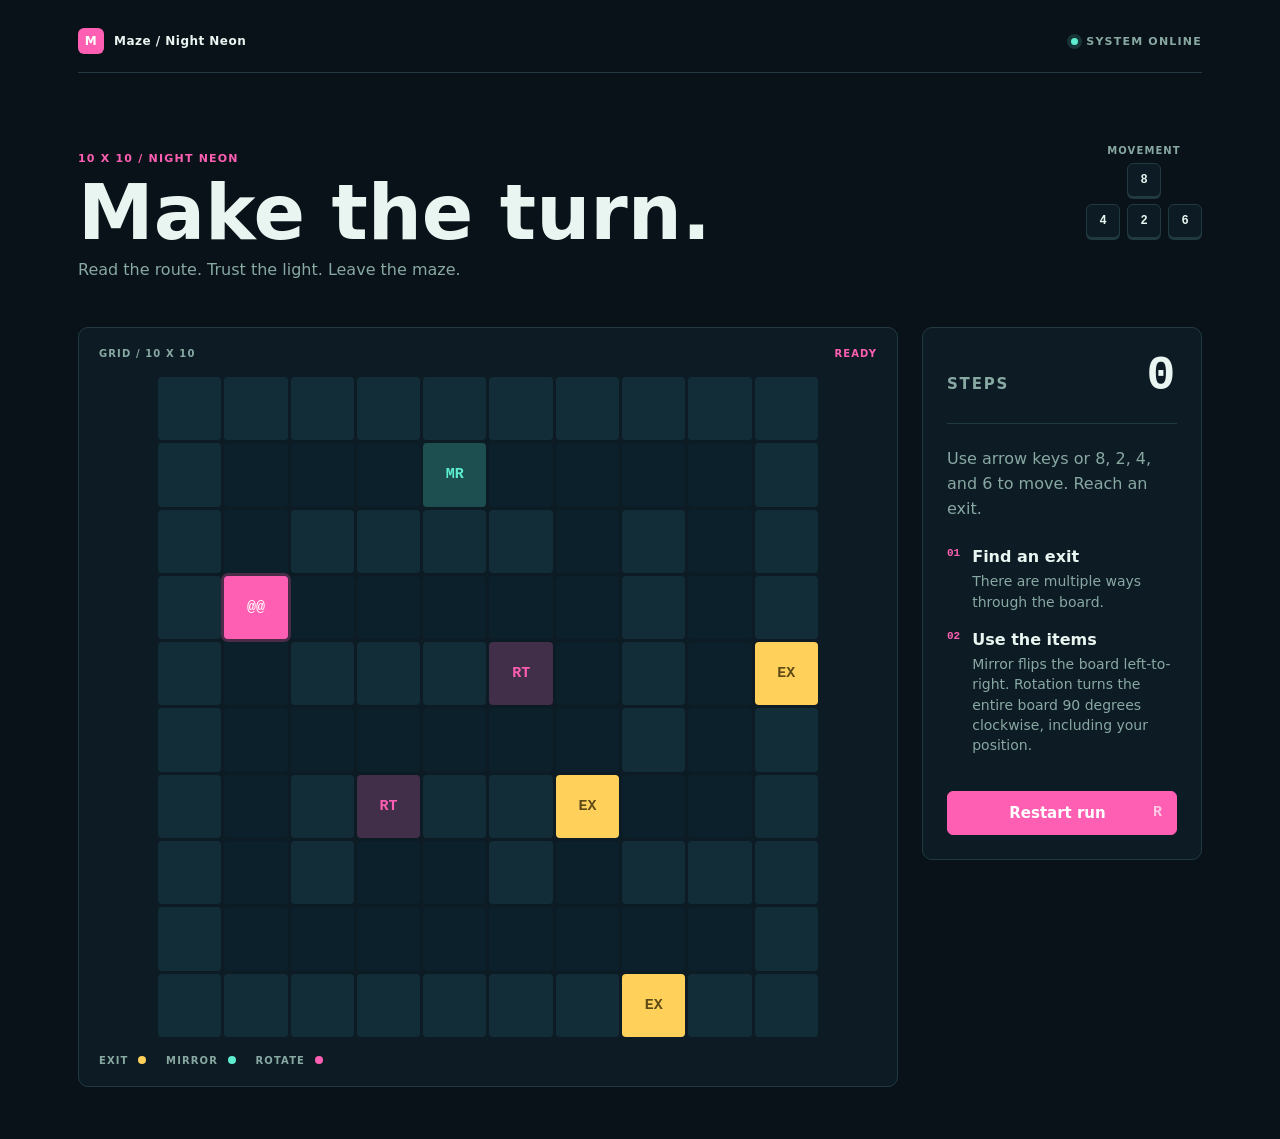
<file: index.html>
<!doctype html>
<html lang="en">
<head>
  <meta charset="utf-8">
  <meta http-equiv="refresh" content="0; url=neon.html">
  <title>Maze Game</title>
</head>
<body>
  <p>Opening <a href="neon.html">Night Neon</a>...</p>
</body>
</html>
</file>
<file: styles.css>
:root {
  color-scheme: dark;
  font-family: Inter, ui-sans-serif, system-ui, sans-serif;
  --ink: #e8f5f0; --muted: #88a8a2; --line: #213a42;
  --surface: #091219; --panel: #0d1b24; --accent: #ff5fb2;
  --wall: #122d38; --floor: #0b202a; --exit: #ffd15b; --item: #5dedd1;
}
* { box-sizing: border-box; }
body { margin: 0; min-height: 100vh; background: var(--surface); color: var(--ink); }
button { font: inherit; }
.game-shell { width: min(1180px, 100%); margin: auto; padding: 28px 28px 52px; }
.topbar { display: flex; justify-content: space-between; align-items: center; gap: 18px; padding-bottom: 18px; border-bottom: 1px solid var(--line); }
.brand { display: flex; align-items: center; gap: 10px; font-size: 12px; font-weight: 800; letter-spacing: .04em; }
.brand-mark { display: grid; place-items: center; width: 26px; height: 26px; border-radius: 6px; background: var(--accent); color: white; font-weight: 900; }
.status-dot, .eyebrow, .keypad-label, .panel-heading, .board-footer { color: var(--muted); font-size: 11px; font-weight: 800; letter-spacing: .11em; text-transform: uppercase; }
.status-dot::before { content: ""; display: inline-block; width: 7px; height: 7px; margin-right: 8px; border-radius: 50%; background: var(--item); box-shadow: 0 0 0 4px rgba(93, 237, 209, .16); }
.hero-copy { display: flex; justify-content: space-between; align-items: end; gap: 32px; padding: 72px 0 48px; }
.eyebrow { margin: 0 0 12px; color: var(--accent); }.hero-copy h1 { margin: 0 0 12px; font-size: clamp(42px, 7vw, 76px); line-height: .94; }.hero-copy p:not(.eyebrow) { margin: 0; color: var(--muted); font-size: 16px; }
.keypad { display: grid; grid-template: auto repeat(3, 34px) / repeat(3, 34px); gap: 7px; align-items: center; }.keypad-label { grid-column: 1 / -1; text-align: center; font-size: 10px; }.key { display: grid; place-items: center; height: 34px; border: 1px solid var(--line); border-radius: 6px; background: var(--panel); box-shadow: 0 2px 0 var(--line); font: 700 12px ui-monospace, monospace; }.key--up { grid-column: 2; grid-row: 2; }.key--left { grid-column: 1; grid-row: 3; }.key--right { grid-column: 3; grid-row: 3; }.key--down { grid-column: 2; grid-row: 3; }
.game-layout { display: grid; grid-template-columns: minmax(0, 1fr) 280px; gap: 24px; align-items: start; }.board-panel, .hud { border: 1px solid var(--line); border-radius: 10px; background: var(--panel); }.board-panel { position: relative; padding: 20px; }.panel-heading { display: flex; justify-content: space-between; margin-bottom: 18px; font-size: 10px; }#board-state { color: var(--accent); }
.board { display: grid; grid-template: repeat(10, minmax(0, 1fr)) / repeat(10, minmax(0, 1fr)); width: min(100%, 660px); aspect-ratio: 1; margin: auto; gap: 3px; }.cell { display: grid; place-items: center; min-width: 0; min-height: 0; border-radius: 4px; color: var(--muted); font: 700 clamp(9px, 1.7vw, 15px)/1 ui-monospace, monospace; transition: background .15s, box-shadow .15s; }.cell--wall { background: var(--wall); color: transparent; }.cell--floor { background: var(--floor); }.cell--exit { background: var(--exit); color: #604b16; }.cell--mirror { background: color-mix(in srgb, var(--item) 23%, var(--floor)); color: var(--item); }.cell--rotate { background: color-mix(in srgb, var(--accent) 22%, var(--floor)); color: var(--accent); }.cell--player { background: var(--accent); color: #fff; box-shadow: 0 0 0 3px rgba(255, 95, 178, .25); }.cell--trail { background: #a8f3ff; color: #173d4a; box-shadow: 0 0 10px rgba(168, 243, 255, .9), inset 0 0 5px rgba(255, 255, 255, .7); animation: trail-fade .52s ease-out forwards; }
.board-footer { display: flex; gap: 20px; flex-wrap: wrap; margin-top: 18px; font-size: 10px; }.board-footer b { display: inline-block; width: 8px; height: 8px; margin-left: 5px; border-radius: 50%; }.legend-exit { background: var(--exit); }.legend-mirror { background: var(--item); }.legend-rotate { background: var(--accent); }
.hud { padding: 24px; }.stat-row { display: flex; justify-content: space-between; align-items: baseline; color: var(--muted); font-size: 15px; font-weight: 800; letter-spacing: .12em; text-transform: uppercase; }.stat-row strong { color: var(--ink); font: 700 48px/1 ui-monospace, monospace; }.rule { height: 1px; margin: 23px 0; background: var(--line); }.message { min-height: 58px; margin-bottom: 26px; color: var(--muted); font-size: 16px; line-height: 1.55; }.message.is-alert { color: var(--accent); }.objective { display: flex; gap: 12px; margin: 18px 0; }.objective__index { color: var(--accent); font: 700 11px ui-monospace, monospace; }.objective strong, .objective small { display: block; }.objective strong { margin-bottom: 5px; font-size: 16px; }.objective small { color: var(--muted); font-size: 14px; line-height: 1.45; }.button { width: 100%; margin-top: 18px; padding: 12px 14px; border: 1px solid var(--accent); border-radius: 6px; background: var(--accent); color: white; cursor: pointer; font-size: 15px; font-weight: 800; }.button span { float: right; opacity: .65; font-family: ui-monospace, monospace; }
.board-panel.is-celebrating { animation: board-celebrate .9s ease-in-out 2; }.celebration { position: absolute; inset: 20px; z-index: 3; display: grid; place-items: center; overflow: hidden; pointer-events: none; }.celebration strong { position: relative; z-index: 2; padding: 16px 20px; border: 1px solid #a8f3ff; background: rgba(9, 18, 25, .9); color: #a8f3ff; font: 800 clamp(18px, 2.4vw, 24px)/1.35 ui-monospace, monospace; text-align: center; text-shadow: 0 0 12px rgba(168, 243, 255, .9); animation: celebration-title .9s ease-out both; }.celebration-ring { position: absolute; width: 28%; aspect-ratio: 1; border: 2px solid #a8f3ff; border-radius: 50%; box-shadow: 0 0 22px #a8f3ff; animation: celebration-ring 1.15s ease-out both; }.celebration i { position: absolute; width: 7px; height: 18px; border-radius: 3px; background: #a8f3ff; box-shadow: 0 0 12px #a8f3ff; transform: rotate(var(--spark-angle)) translateY(-110px); animation: celebration-spark .9s ease-out var(--spark-delay) both; }
@keyframes trail-fade { from { opacity: 1; } to { opacity: .18; } } @keyframes board-celebrate { 50% { box-shadow: 0 0 0 4px rgba(168, 243, 255, .55), 0 0 34px rgba(168, 243, 255, .35); } } @keyframes celebration-title { from { opacity: 0; transform: scale(.72); } 45% { opacity: 1; transform: scale(1.05); } to { opacity: 1; transform: scale(1); } } @keyframes celebration-ring { from { opacity: .9; transform: scale(.15); } to { opacity: 0; transform: scale(3.2); } } @keyframes celebration-spark { from { opacity: 0; transform: rotate(var(--spark-angle)) translateY(-18px) scale(.4); } 25% { opacity: 1; } to { opacity: 0; transform: rotate(var(--spark-angle)) translateY(-125px) scale(1); } }
@media (max-width: 760px) { .game-layout { grid-template-columns: 1fr; }.game-shell { padding: 20px 16px 36px; }.hero-copy { display: block; padding: 48px 0 32px; }.keypad { margin-top: 28px; }.hud { order: -1; }.board-panel { padding: 12px; } }
</file>
